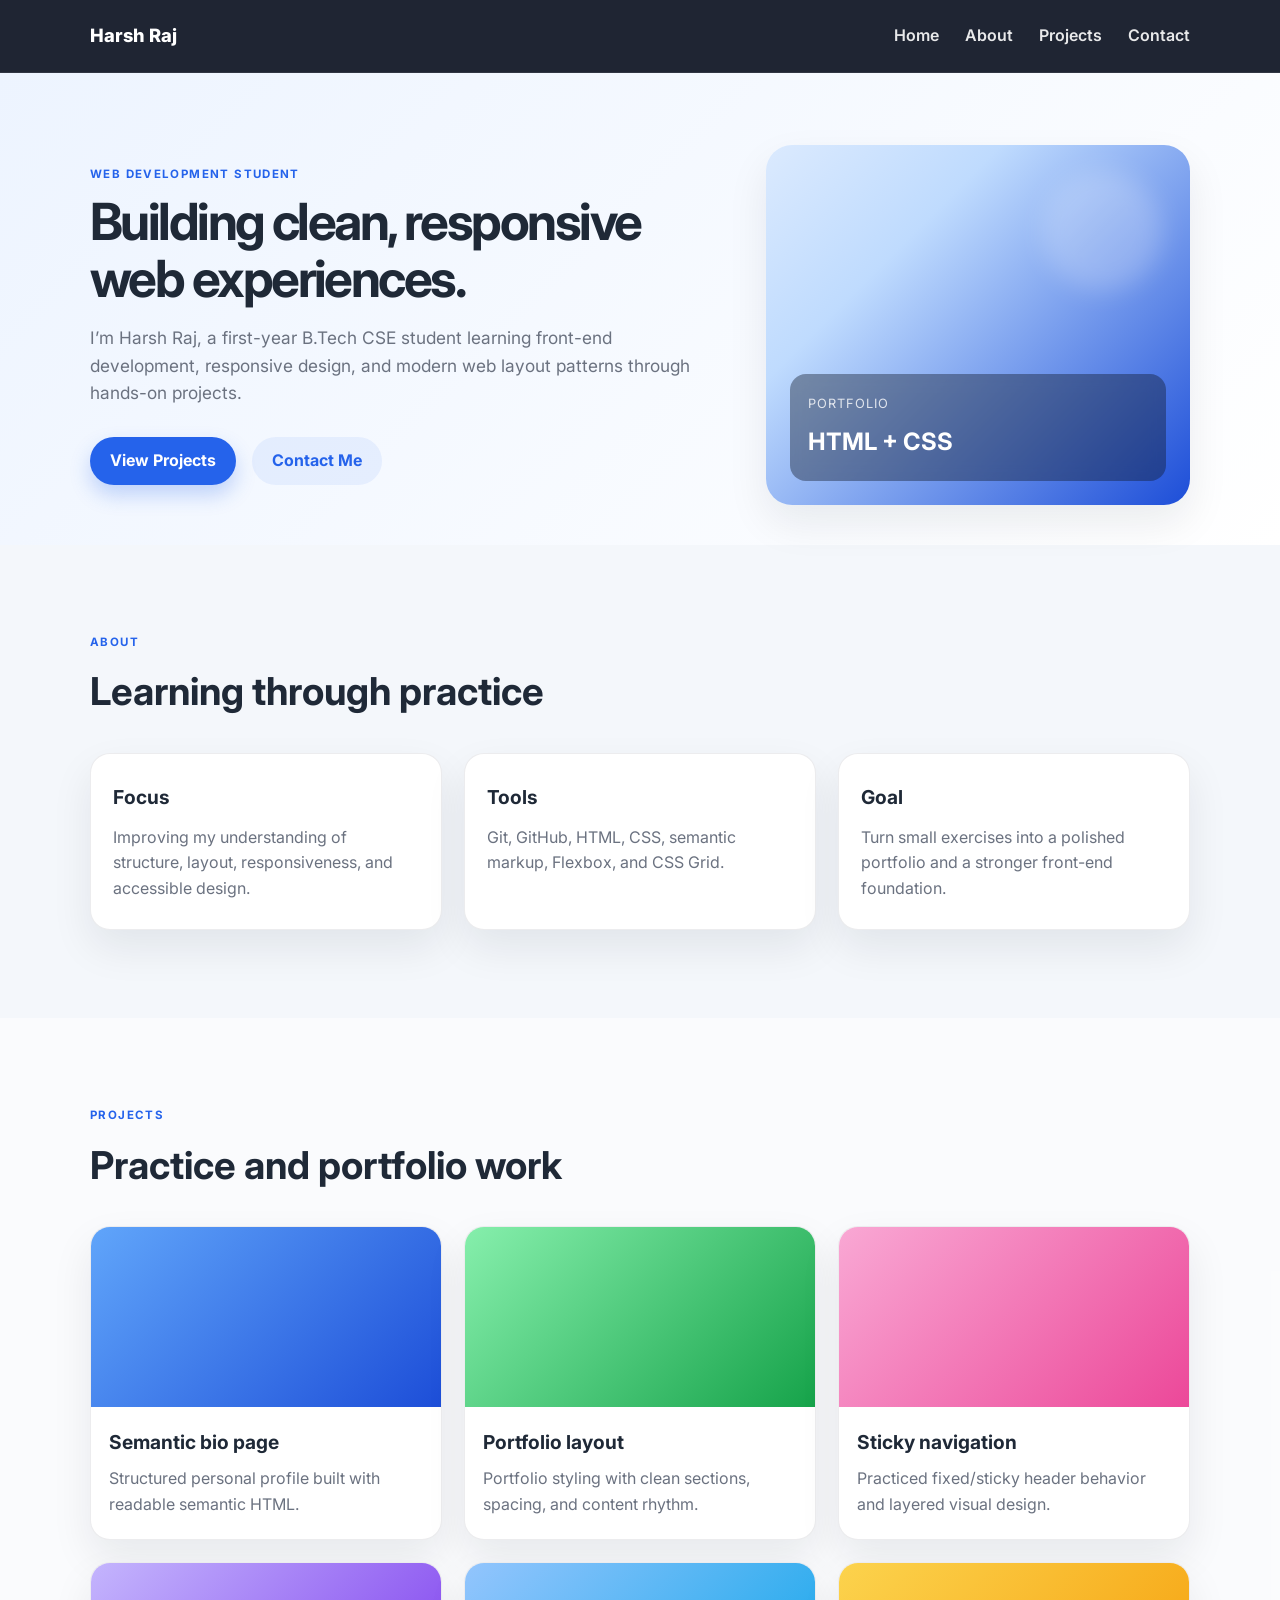
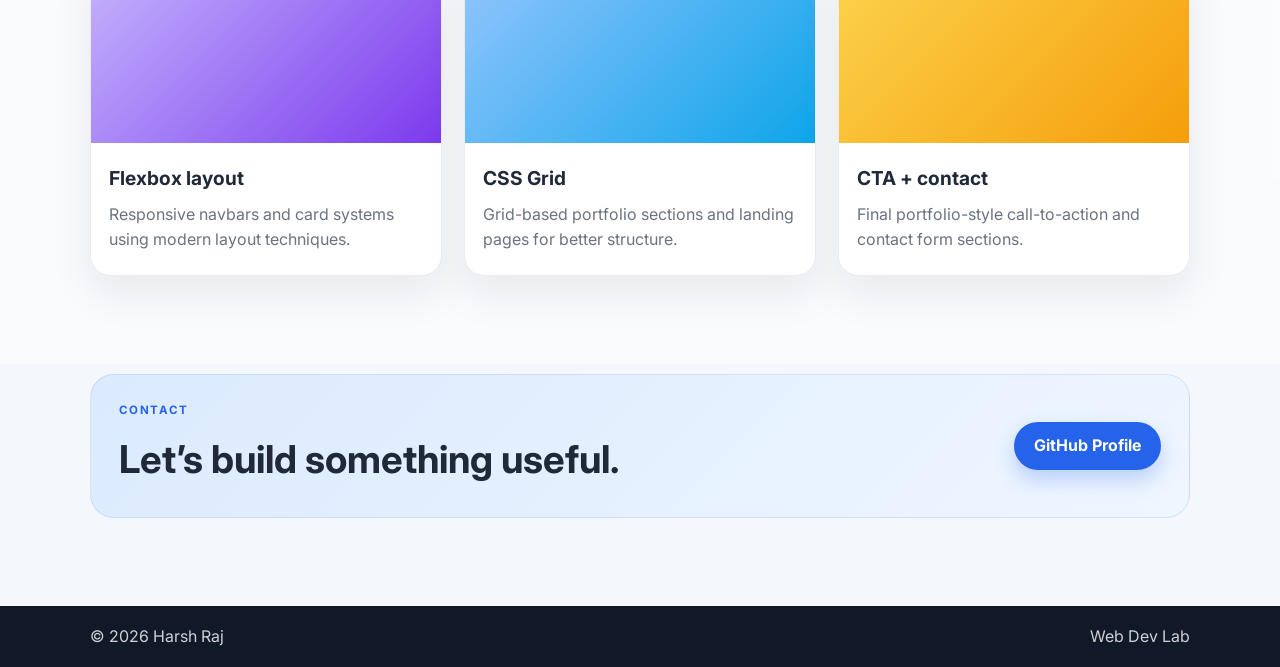
<file: index.html>
<!DOCTYPE html>
<html lang="en">
<head>
  <meta charset="UTF-8">
  <meta name="viewport" content="width=device-width, initial-scale=1.0">
  <title>Harsh Raj | Web Dev Lab</title>
  <meta name="description" content="Portfolio and practice projects for HTML and CSS learning." />
  <link rel="preconnect" href="https://fonts.googleapis.com">
  <link rel="preconnect" href="https://fonts.gstatic.com" crossorigin>
  <link href="https://fonts.googleapis.com/css2?family=Inter:wght@400;500;600;700;800&display=swap" rel="stylesheet">
  <link rel="stylesheet" href="style.css">
</head>
<body>
  <header class="site-header">
    <div class="container nav-bar">
      <div class="brand">Harsh Raj</div>
      <nav class="nav" aria-label="Main navigation">
        <a href="#home">Home</a>
        <a href="#about">About</a>
        <a href="#projects">Projects</a>
        <a href="#contact">Contact</a>
      </nav>
    </div>
  </header>

  <main>
    <section id="home" class="hero">
      <div class="container hero-grid">
        <div class="hero-copy">
          <p class="eyebrow">Web Development Student</p>
          <h1>Building clean, responsive web experiences.</h1>
          <p class="intro">
            I’m Harsh Raj, a first-year B.Tech CSE student learning front-end development,
            responsive design, and modern web layout patterns through hands-on projects.
          </p>
          <div class="hero-actions">
            <a href="#projects" class="btn btn-primary">View Projects</a>
            <a href="#contact" class="btn btn-secondary">Contact Me</a>
          </div>
        </div>

        <div class="hero-card" aria-label="Portfolio preview card">
          <div class="card-glow"></div>
          <div class="mini-panel">
            <span>Portfolio</span>
            <strong>HTML + CSS</strong>
          </div>
        </div>
      </div>
    </section>

    <section id="about" class="section">
      <div class="container">
        <div class="section-heading">
          <p class="eyebrow">About</p>
          <h2>Learning through practice</h2>
        </div>

        <div class="about-grid">
          <div class="about-card">
            <h3>Focus</h3>
            <p>Improving my understanding of structure, layout, responsiveness, and accessible design.</p>
          </div>
          <div class="about-card">
            <h3>Tools</h3>
            <p>Git, GitHub, HTML, CSS, semantic markup, Flexbox, and CSS Grid.</p>
          </div>
          <div class="about-card">
            <h3>Goal</h3>
            <p>Turn small exercises into a polished portfolio and a stronger front-end foundation.</p>
          </div>
        </div>
      </div>
    </section>

    <section id="projects" class="section section-alt">
      <div class="container">
        <div class="section-heading">
          <p class="eyebrow">Projects</p>
          <h2>Practice and portfolio work</h2>
        </div>

        <div class="project-grid">
          <article class="project-card">
            <div class="project-visual visual-one"></div>
            <div class="project-copy">
              <h3>Semantic bio page</h3>
              <p>Structured personal profile built with readable semantic HTML.</p>
            </div>
          </article>

          <article class="project-card">
            <div class="project-visual visual-two"></div>
            <div class="project-copy">
              <h3>Portfolio layout</h3>
              <p>Portfolio styling with clean sections, spacing, and content rhythm.</p>
            </div>
          </article>

          <article class="project-card">
            <div class="project-visual visual-three"></div>
            <div class="project-copy">
              <h3>Sticky navigation</h3>
              <p>Practiced fixed/sticky header behavior and layered visual design.</p>
            </div>
          </article>

          <article class="project-card">
            <div class="project-visual visual-four"></div>
            <div class="project-copy">
              <h3>Flexbox layout</h3>
              <p>Responsive navbars and card systems using modern layout techniques.</p>
            </div>
          </article>

          <article class="project-card">
            <div class="project-visual visual-five"></div>
            <div class="project-copy">
              <h3>CSS Grid</h3>
              <p>Grid-based portfolio sections and landing pages for better structure.</p>
            </div>
          </article>

          <article class="project-card">
            <div class="project-visual visual-six"></div>
            <div class="project-copy">
              <h3>CTA + contact</h3>
              <p>Final portfolio-style call-to-action and contact form sections.</p>
            </div>
          </article>
        </div>
      </div>
    </section>

    <section id="contact" class="section contact-section">
      <div class="container contact-box">
        <div>
          <p class="eyebrow">Contact</p>
          <h2>Let’s build something useful.</h2>
        </div>

        <a href="https://github.com/harshrajsingh9693" target="_blank" rel="noreferrer" class="btn btn-primary">
          GitHub Profile
        </a>
      </div>
    </section>
  </main>

  <footer class="site-footer">
    <div class="container footer-inner">
      <p>© 2026 Harsh Raj</p>
      <p>Web Dev Lab</p>
    </div>
  </footer>
</body>
</html>
</file>
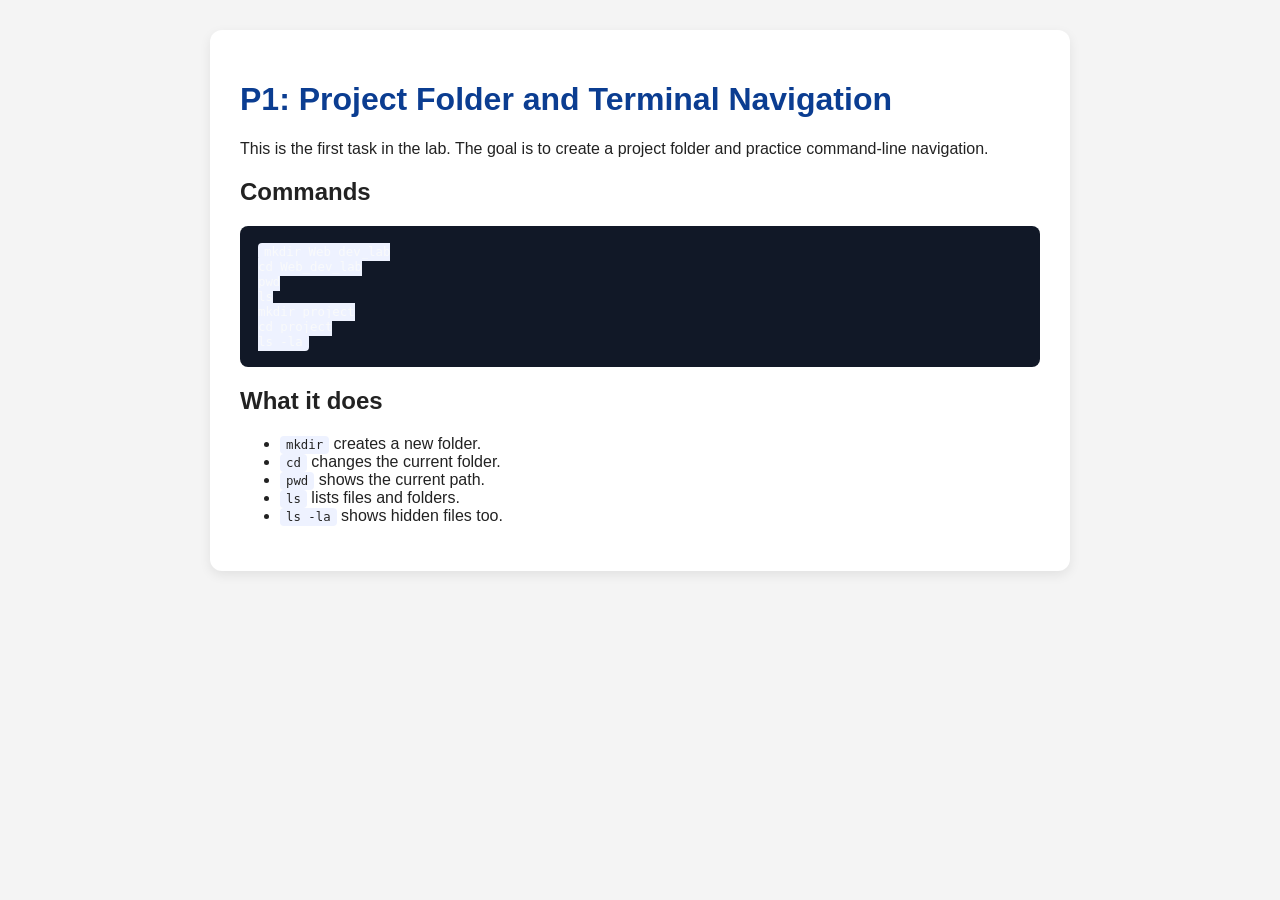
<file: Module 1: Terminal, Git & GitHub/index.html>
<!DOCTYPE html>
<html lang="en">
<head>
  <meta charset="UTF-8">
  <meta name="viewport" content="width=device-width, initial-scale=1.0">
  <title>P1 - Project Folder and Terminal Navigation</title>
  <style>
    body {
      margin: 0;
      font-family: Arial, sans-serif;
      background: #f4f4f4;
      color: #222;
      padding: 30px;
    }
    .container {
      max-width: 800px;
      margin: 0 auto;
      background: white;
      padding: 30px;
      border-radius: 12px;
      box-shadow: 0 4px 12px rgba(0,0,0,0.08);
    }
    h1 {
      color: #0b3d91;
    }
    code {
      background: #eef2ff;
      padding: 2px 6px;
      border-radius: 4px;
      font-size: 0.95em;
    }
    pre {
      background: #111827;
      color: #f9fafb;
      padding: 18px;
      border-radius: 8px;
      overflow-x: auto;
    }
  </style>
</head>
<body>
  <div class="container">
    <h1>P1: Project Folder and Terminal Navigation</h1>
    <p>This is the first task in the lab. The goal is to create a project folder and practice command-line navigation.</p>

    <h2>Commands</h2>
    <pre><code>mkdir Web_dev_lab
cd Web_dev_lab
pwd
ls
mkdir project
cd project
ls -la</code></pre>

    <h2>What it does</h2>
    <ul>
      <li><code>mkdir</code> creates a new folder.</li>
      <li><code>cd</code> changes the current folder.</li>
      <li><code>pwd</code> shows the current path.</li>
      <li><code>ls</code> lists files and folders.</li>
      <li><code>ls -la</code> shows hidden files too.</li>
    </ul>
  </div>
</body>
</html>
</file>
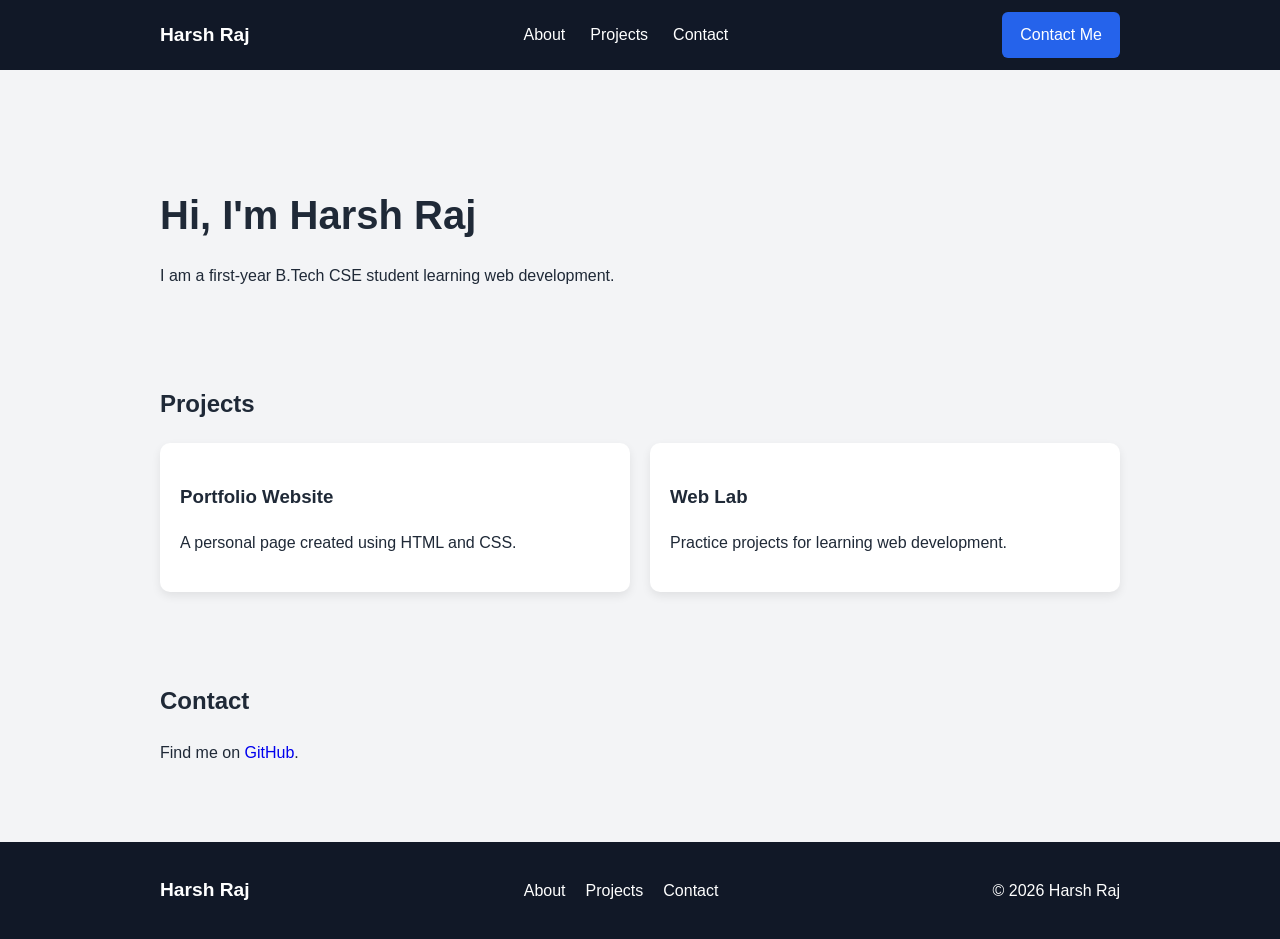
<file: Module 2: HTML & CSS foundations/P10: Advanced Flexbox header and footer/index.html>
<!DOCTYPE html>
<html lang="en">
<head>
  <meta charset="UTF-8">
  <meta name="viewport" content="width=device-width, initial-scale=1.0">
  <title>Harsh Raj | Portfolio</title>
  <link rel="stylesheet" href="style.css">
</head>
<body>
  <header class="header">
    <div class="container nav">
      <a class="brand" href="#home">Harsh Raj</a>

      <nav class="nav-links" aria-label="Main navigation">
        <a href="#about">About</a>
        <a href="#projects">Projects</a>
        <a href="#contact">Contact</a>
      </nav>

      <a class="btn" href="#contact">Contact Me</a>
    </div>
  </header>

  <main class="container" id="home">
    <section id="about" class="hero">
      <h1>Hi, I'm Harsh Raj</h1>
      <p>I am a first-year B.Tech CSE student learning web development.</p>
    </section>

    <section id="projects" class="projects">
      <h2>Projects</h2>
      <div class="project-list">
        <article class="card">
          <h3>Portfolio Website</h3>
          <p>A personal page created using HTML and CSS.</p>
        </article>
        <article class="card">
          <h3>Web Lab</h3>
          <p>Practice projects for learning web development.</p>
        </article>
      </div>
    </section>

    <section id="contact" class="contact">
      <h2>Contact</h2>
      <p>Find me on <a href="https://github.com/harshrajsingh9693">GitHub</a>.</p>
    </section>
  </main>

  <footer class="footer">
    <div class="container footer-inner">
      <a class="brand" href="#home">Harsh Raj</a>
      <nav class="footer-links" aria-label="Footer navigation">
        <a href="#about">About</a>
        <a href="#projects">Projects</a>
        <a href="#contact">Contact</a>
      </nav>
      <p>© 2026 Harsh Raj</p>
    </div>
  </footer>
</body>
</html>
</file>
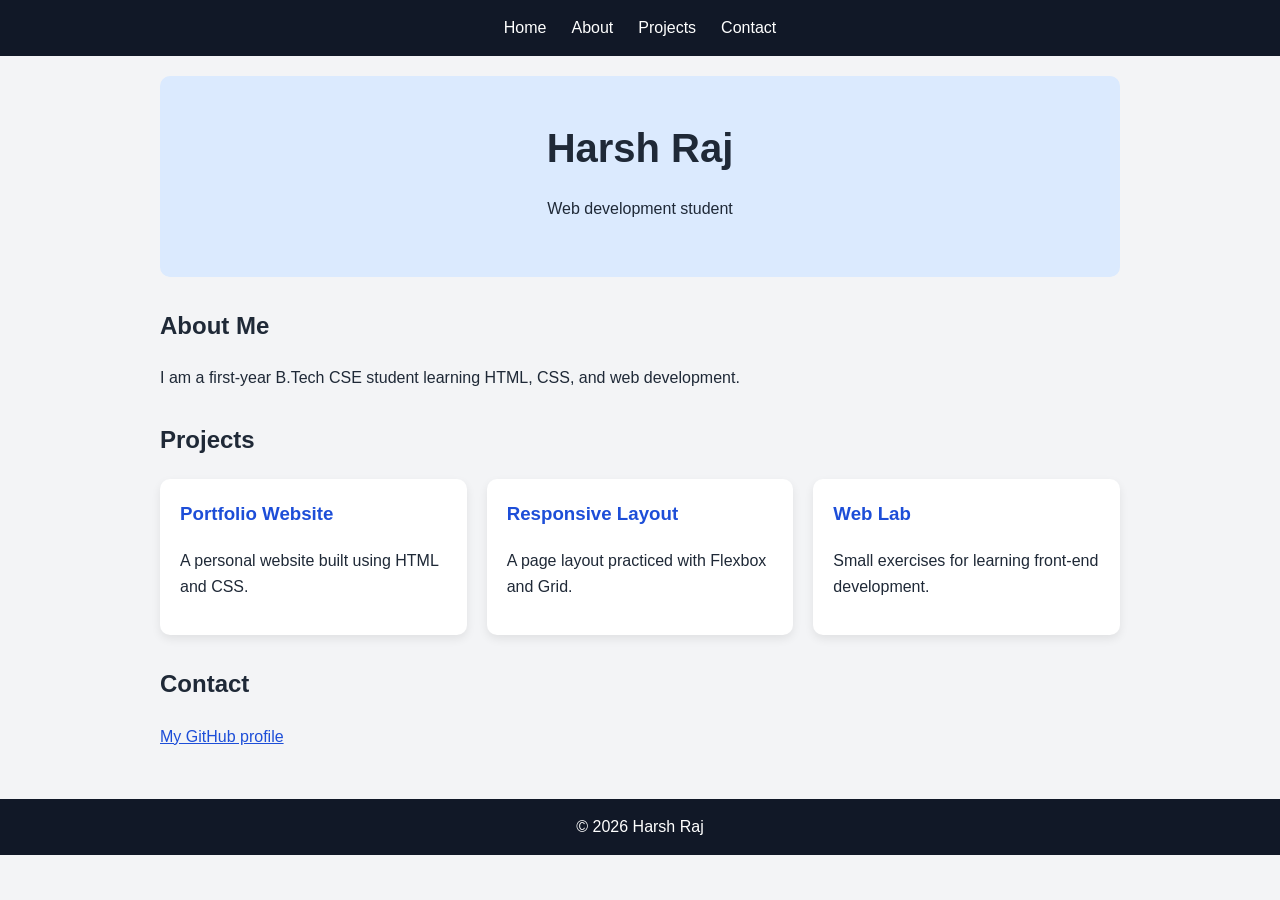
<file: Module 2: HTML & CSS foundations/P11: CSS Grid portfolio/index.html>
<!DOCTYPE html>
<html lang="en">
<head>
  <meta charset="UTF-8">
  <meta name="viewport" content="width=device-width, initial-scale=1.0">
  <title>P11 - CSS Grid Portfolio</title>
  <link rel="stylesheet" href="style.css">
</head>
<body>
  <header class="header">
    <nav class="nav" aria-label="Main navigation">
      <a href="#home">Home</a>
      <a href="#about">About</a>
      <a href="#projects">Projects</a>
      <a href="#contact">Contact</a>
    </nav>
  </header>

  <main class="container">
    <section id="home" class="hero">
      <h1>Harsh Raj</h1>
      <p>Web development student</p>
    </section>

    <section id="about" class="about">
      <h2>About Me</h2>
      <p>I am a first-year B.Tech CSE student learning HTML, CSS, and web development.</p>
    </section>

    <section id="projects" class="projects">
      <h2>Projects</h2>
      <div class="grid">
        <article class="card">
          <h3>Portfolio Website</h3>
          <p>A personal website built using HTML and CSS.</p>
        </article>
        <article class="card">
          <h3>Responsive Layout</h3>
          <p>A page layout practiced with Flexbox and Grid.</p>
        </article>
        <article class="card">
          <h3>Web Lab</h3>
          <p>Small exercises for learning front-end development.</p>
        </article>
      </div>
    </section>

    <section id="contact" class="contact">
      <h2>Contact</h2>
      <p><a href="https://github.com/harshrajsingh9693">My GitHub profile</a></p>
    </section>
  </main>

  <footer class="footer">
    <p>© 2026 Harsh Raj</p>
  </footer>
</body>
</html>
</file>
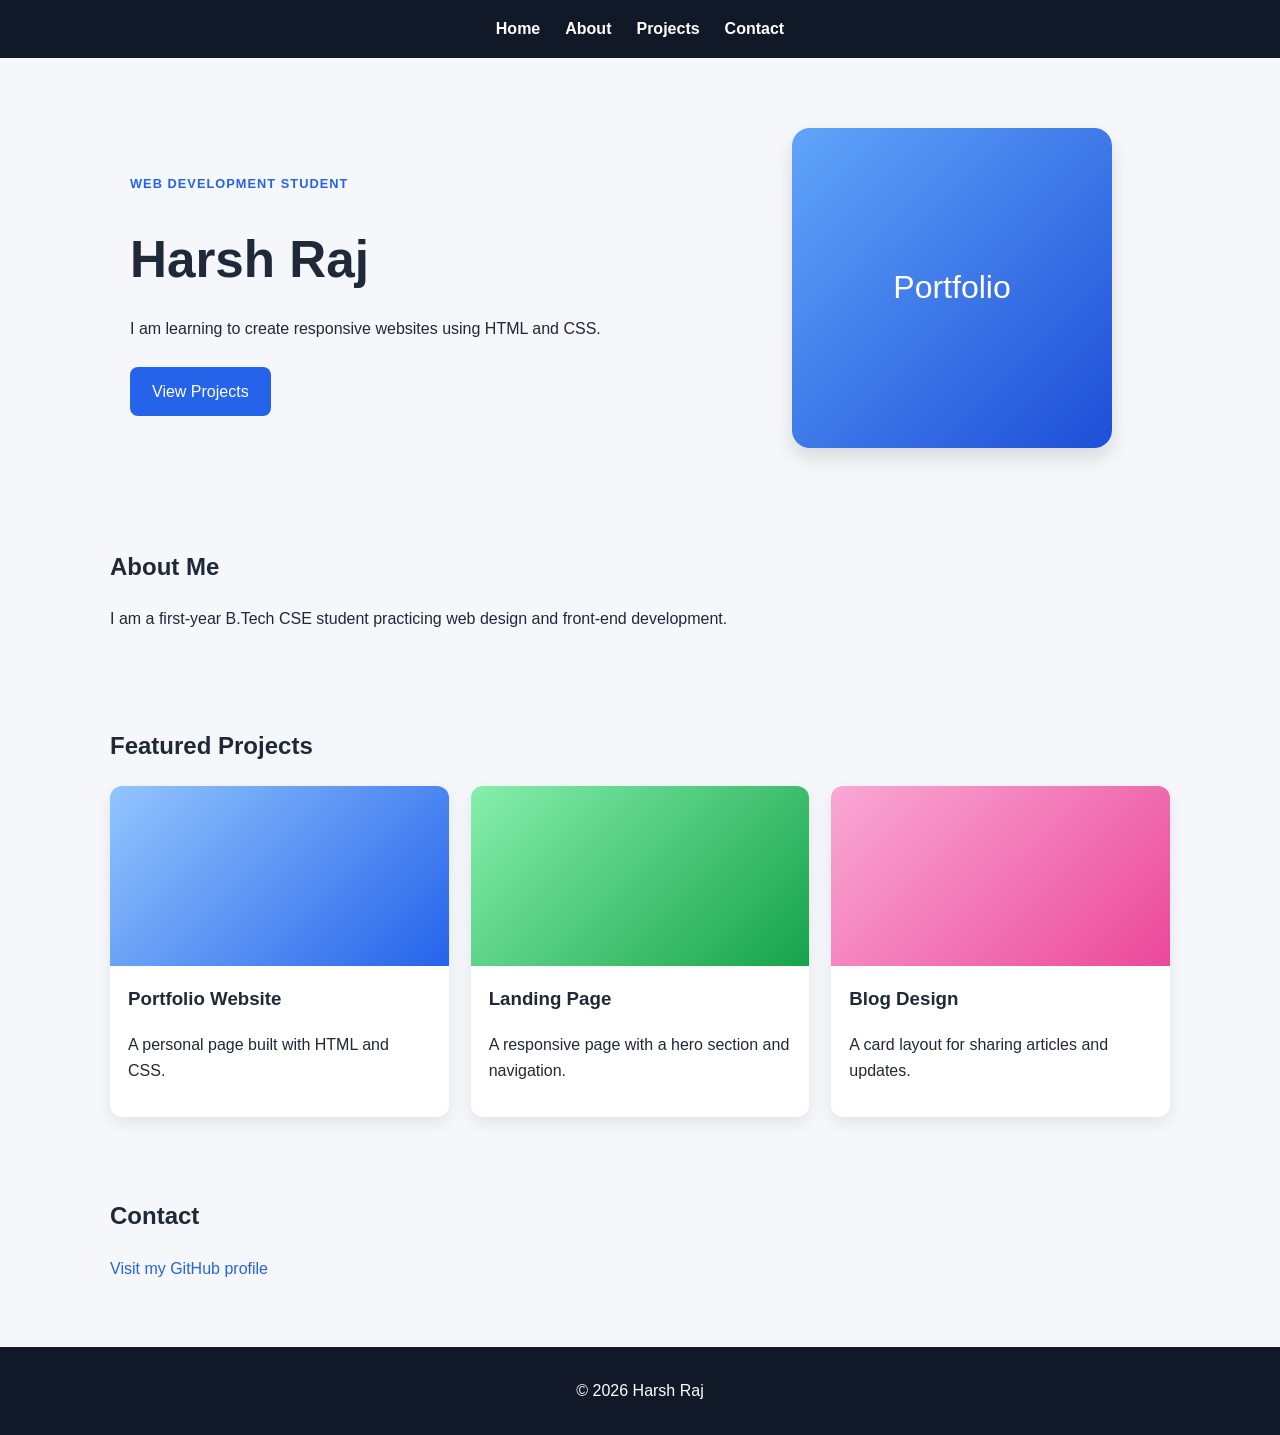
<file: Module 2: HTML & CSS foundations/P12: CSS Grid landing page/index.html>
<!DOCTYPE html>
<html lang="en">
<head>
  <meta charset="UTF-8">
  <meta name="viewport" content="width=device-width, initial-scale=1.0">
  <title>P12 - CSS Grid Landing Page</title>
  <link rel="stylesheet" href="style.css">
</head>
<body>
  <header class="header">
    <nav class="nav" aria-label="Main navigation">
      <a href="#home">Home</a>
      <a href="#about">About</a>
      <a href="#projects">Projects</a>
      <a href="#contact">Contact</a>
    </nav>
  </header>

  <main>
    <section id="home" class="hero">
      <div class="hero-text">
        <p class="tag">Web Development Student</p>
        <h1>Harsh Raj</h1>
        <p>I am learning to create responsive websites using HTML and CSS.</p>
        <a href="#projects" class="btn">View Projects</a>
      </div>
      <div class="hero-image" role="img" aria-label="Blue gradient portfolio illustration">
        <div class="profile-box">Portfolio</div>
      </div>
    </section>

    <section id="about" class="about">
      <h2>About Me</h2>
      <p>I am a first-year B.Tech CSE student practicing web design and front-end development.</p>
    </section>

    <section id="projects" class="projects">
      <h2>Featured Projects</h2>
      <div class="grid">
        <article class="card">
          <div class="card-image image-one" role="img" aria-label="Blue project background"></div>
          <div class="card-content">
            <h3>Portfolio Website</h3>
            <p>A personal page built with HTML and CSS.</p>
          </div>
        </article>
        <article class="card">
          <div class="card-image image-two" role="img" aria-label="Green project background"></div>
          <div class="card-content">
            <h3>Landing Page</h3>
            <p>A responsive page with a hero section and navigation.</p>
          </div>
        </article>
        <article class="card">
          <div class="card-image image-three" role="img" aria-label="Pink project background"></div>
          <div class="card-content">
            <h3>Blog Design</h3>
            <p>A card layout for sharing articles and updates.</p>
          </div>
        </article>
      </div>
    </section>

    <section id="contact" class="contact">
      <h2>Contact</h2>
      <p><a href="https://github.com/harshrajsingh9693">Visit my GitHub profile</a></p>
    </section>
  </main>

  <footer class="footer">
    <p>© 2026 Harsh Raj</p>
  </footer>
</body>
</html>
</file>
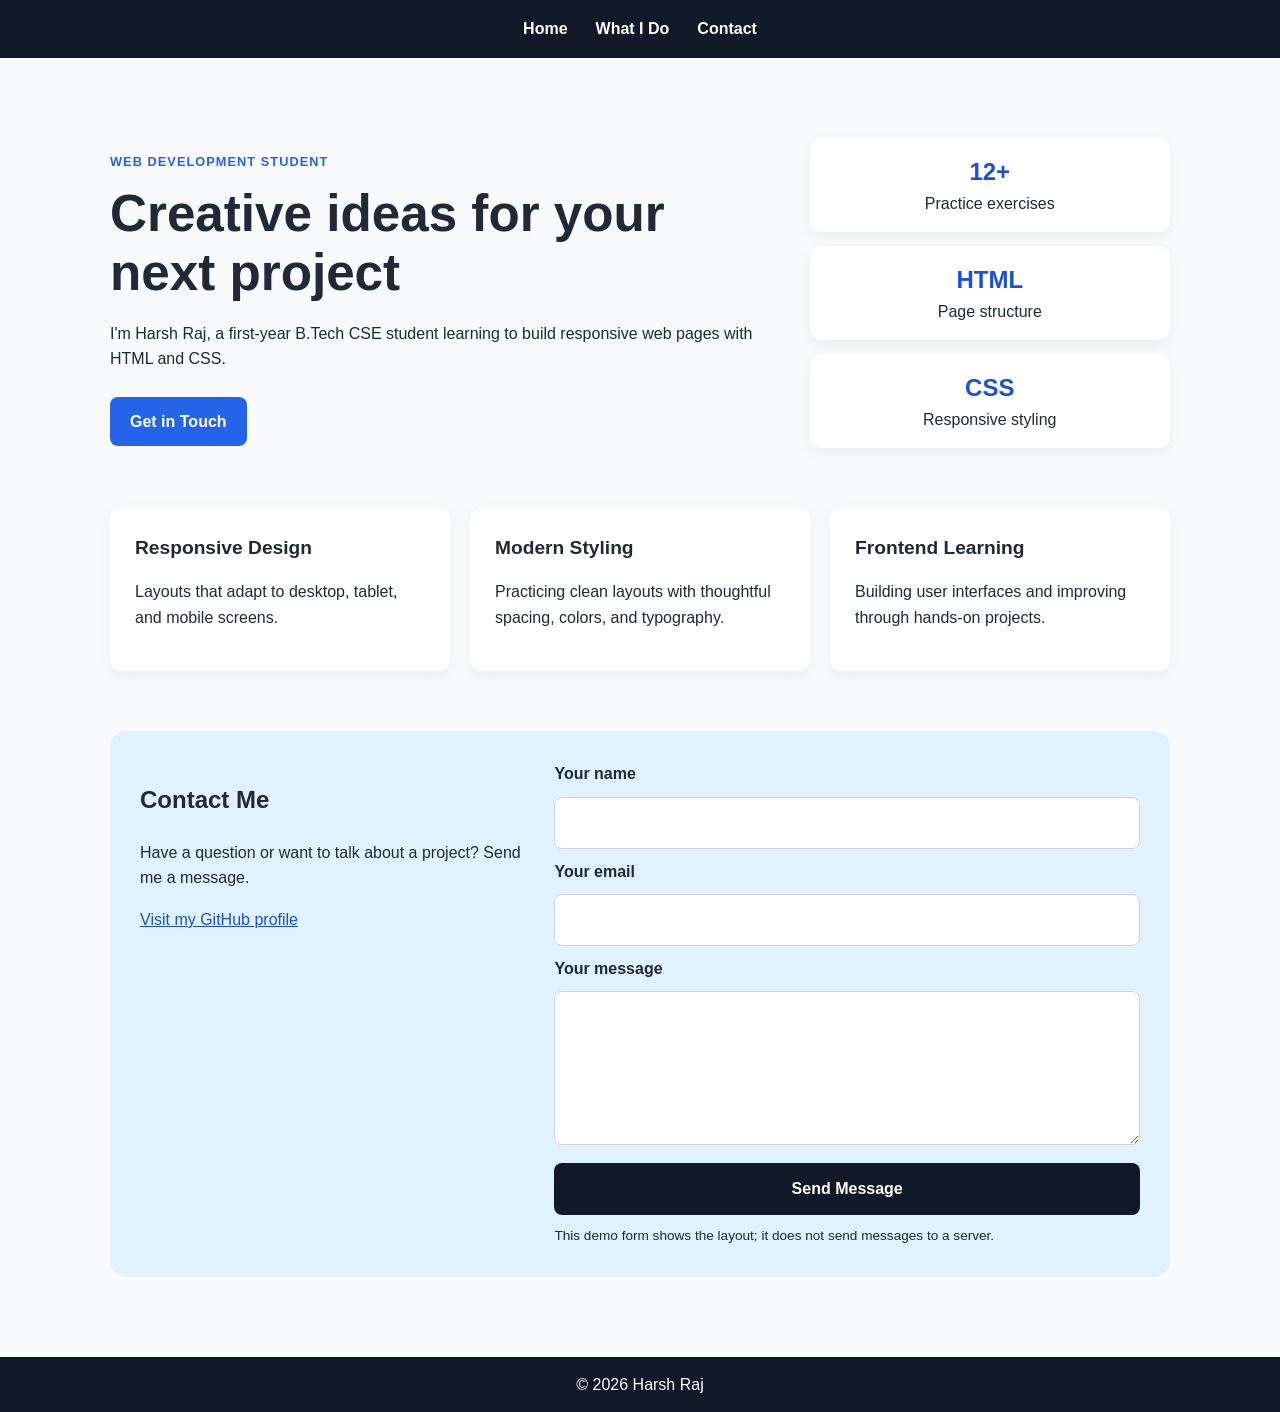
<file: Module 2: HTML & CSS foundations/P13: Contact and CTA section/index.html>
<!DOCTYPE html>
<html lang="en">
<head>
  <meta charset="UTF-8">
  <meta name="viewport" content="width=device-width, initial-scale=1.0">
  <title>P13 - Contact and Call to Action</title>
  <link rel="stylesheet" href="style.css">
</head>
<body>
  <header class="header">
    <nav class="nav" aria-label="Main navigation">
      <a href="#home">Home</a>
      <a href="#features">What I Do</a>
      <a href="#contact">Contact</a>
    </nav>
  </header>

  <main class="container">
    <section id="home" class="hero">
      <div class="hero-text">
        <p class="tag">Web Development Student</p>
        <h1>Creative ideas for your next project</h1>
        <p>I'm Harsh Raj, a first-year B.Tech CSE student learning to build responsive web pages with HTML and CSS.</p>
        <a href="#contact" class="btn">Get in Touch</a>
      </div>
      <div class="stats" aria-label="Learning highlights">
        <article class="stat">
          <h2>12+</h2>
          <p>Practice exercises</p>
        </article>
        <article class="stat">
          <h2>HTML</h2>
          <p>Page structure</p>
        </article>
        <article class="stat">
          <h2>CSS</h2>
          <p>Responsive styling</p>
        </article>
      </div>
    </section>

    <section id="features" class="features" aria-label="Areas of focus">
      <article class="feature-card">
        <h2>Responsive Design</h2>
        <p>Layouts that adapt to desktop, tablet, and mobile screens.</p>
      </article>
      <article class="feature-card">
        <h2>Modern Styling</h2>
        <p>Practicing clean layouts with thoughtful spacing, colors, and typography.</p>
      </article>
      <article class="feature-card">
        <h2>Frontend Learning</h2>
        <p>Building user interfaces and improving through hands-on projects.</p>
      </article>
    </section>

    <section id="contact" class="contact">
      <div class="contact-text">
        <h2>Contact Me</h2>
        <p>Have a question or want to talk about a project? Send me a message.</p>
        <p><a href="https://github.com/harshrajsingh9693">Visit my GitHub profile</a></p>
      </div>

      <form class="contact-form" action="#" method="get">
        <label for="name">Your name</label>
        <input id="name" name="name" type="text" autocomplete="name" required>

        <label for="email">Your email</label>
        <input id="email" name="email" type="email" autocomplete="email" required>

        <label for="message">Your message</label>
        <textarea id="message" name="message" rows="5" required></textarea>

        <button type="submit">Send Message</button>
        <p class="form-note">This demo form shows the layout; it does not send messages to a server.</p>
      </form>
    </section>
  </main>

  <footer class="footer">
    <p>© 2026 Harsh Raj</p>
  </footer>
</body>
</html>
</file>
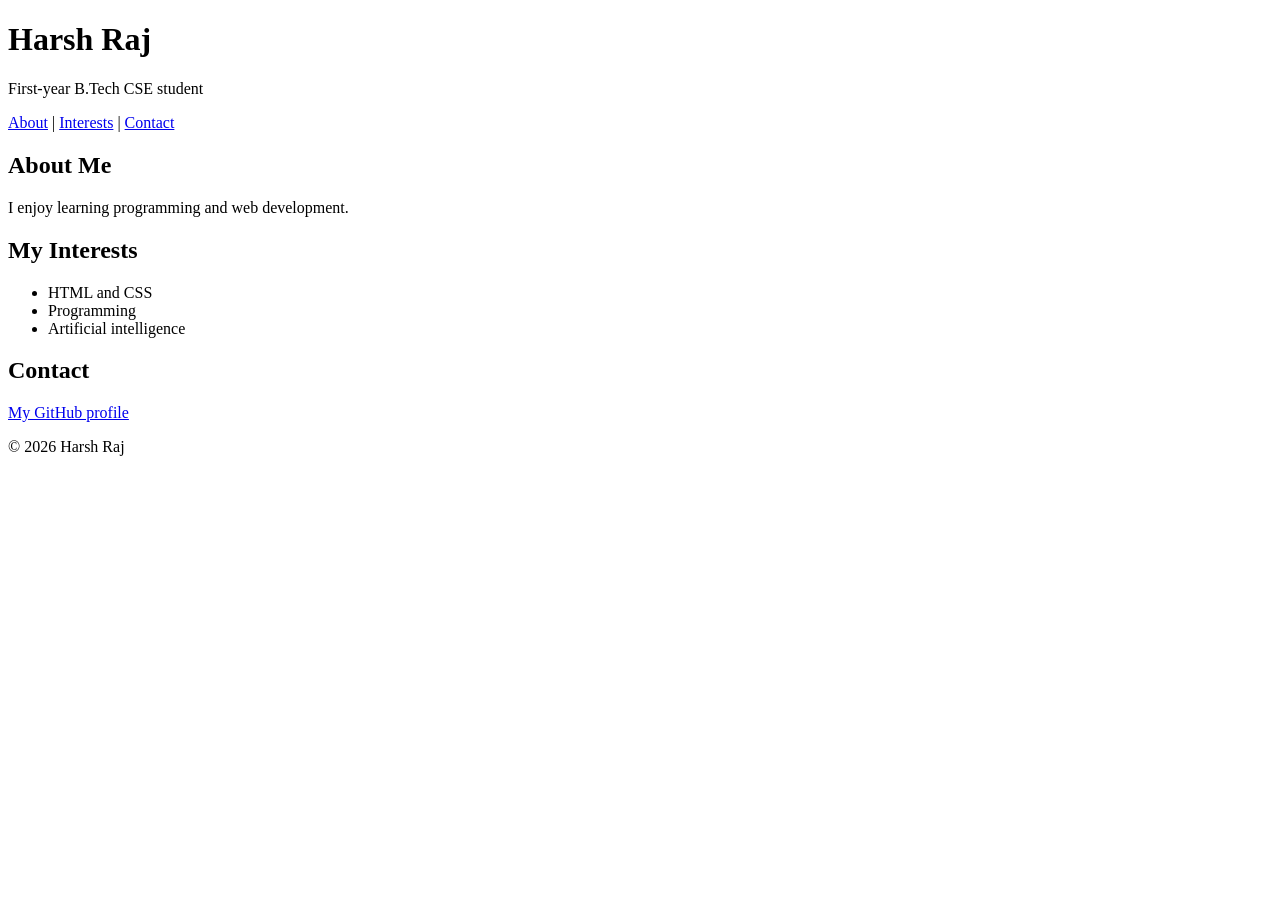
<file: Module 2: HTML & CSS foundations/P5: Semantic bio page/index.html>
<!DOCTYPE html>
<html lang="en">
<head>
  <meta charset="UTF-8">
  <meta name="viewport" content="width=device-width, initial-scale=1.0">
  <title>Harsh Raj - Bio</title>
</head>
<body>
  <header>
    <h1>Harsh Raj</h1>
    <p>First-year B.Tech CSE student</p>
  </header>

  <nav aria-label="Main navigation">
    <a href="#about">About</a> |
    <a href="#interests">Interests</a> |
    <a href="#contact">Contact</a>
  </nav>

  <main>
    <section id="about">
      <h2>About Me</h2>
      <p>I enjoy learning programming and web development.</p>
    </section>

    <section id="interests">
      <h2>My Interests</h2>
      <ul>
        <li>HTML and CSS</li>
        <li>Programming</li>
        <li>Artificial intelligence</li>
      </ul>
    </section>

    <section id="contact">
      <h2>Contact</h2>
      <p><a href="https://github.com/harshrajsingh9693">My GitHub profile</a></p>
    </section>
  </main>

  <footer>
    <p>© 2026 Harsh Raj</p>
  </footer>
</body>
</html>
</file>
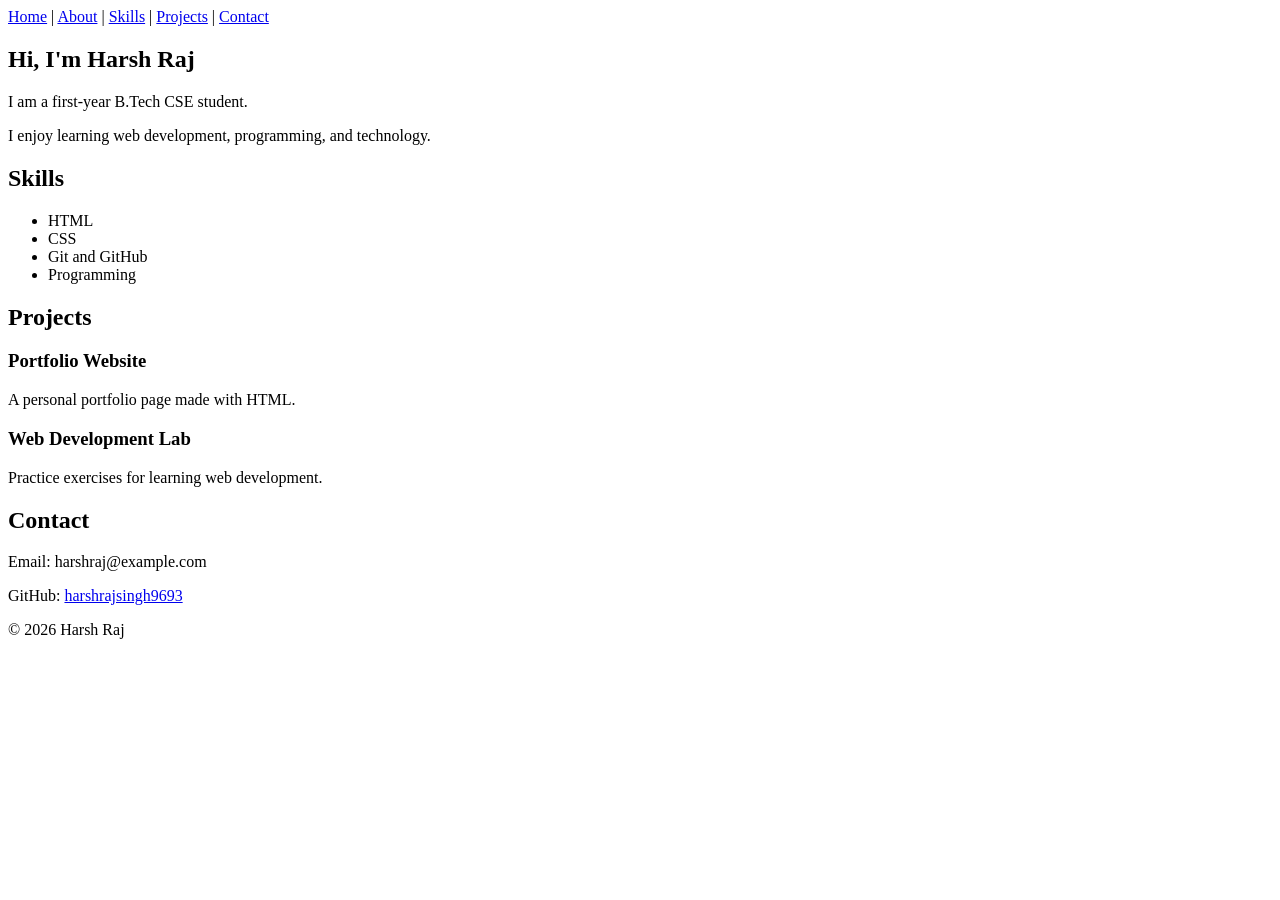
<file: Module 2: HTML & CSS foundations/P6: Full portfolio page/index.html>
<!DOCTYPE html>
<html lang="en">
<head>
  <meta charset="UTF-8">
  <meta name="viewport" content="width=device-width, initial-scale=1.0">
  <title>Harsh Raj | Portfolio</title>
</head>
<body>
  <header>
    <nav aria-label="Main navigation">
      <a href="#home">Home</a> |
      <a href="#about">About</a> |
      <a href="#skills">Skills</a> |
      <a href="#projects">Projects</a> |
      <a href="#contact">Contact</a>
    </nav>
  </header>

  <main id="home">
    <section id="about">
      <h1>Hi, I'm Harsh Raj</h1>
      <p>I am a first-year B.Tech CSE student.</p>
      <p>I enjoy learning web development, programming, and technology.</p>
    </section>

    <section id="skills">
      <h2>Skills</h2>
      <ul>
        <li>HTML</li>
        <li>CSS</li>
        <li>Git and GitHub</li>
        <li>Programming</li>
      </ul>
    </section>

    <section id="projects">
      <h2>Projects</h2>
      <article>
        <h3>Portfolio Website</h3>
        <p>A personal portfolio page made with HTML.</p>
      </article>
      <article>
        <h3>Web Development Lab</h3>
        <p>Practice exercises for learning web development.</p>
      </article>
    </section>

    <section id="contact">
      <h2>Contact</h2>
      <p>Email: harshraj@example.com</p>
      <p>GitHub: <a href="https://github.com/harshrajsingh9693">harshrajsingh9693</a></p>
    </section>
  </main>

  <footer>
    <p>© 2026 Harsh Raj</p>
  </footer>
</body>
</html>
</file>
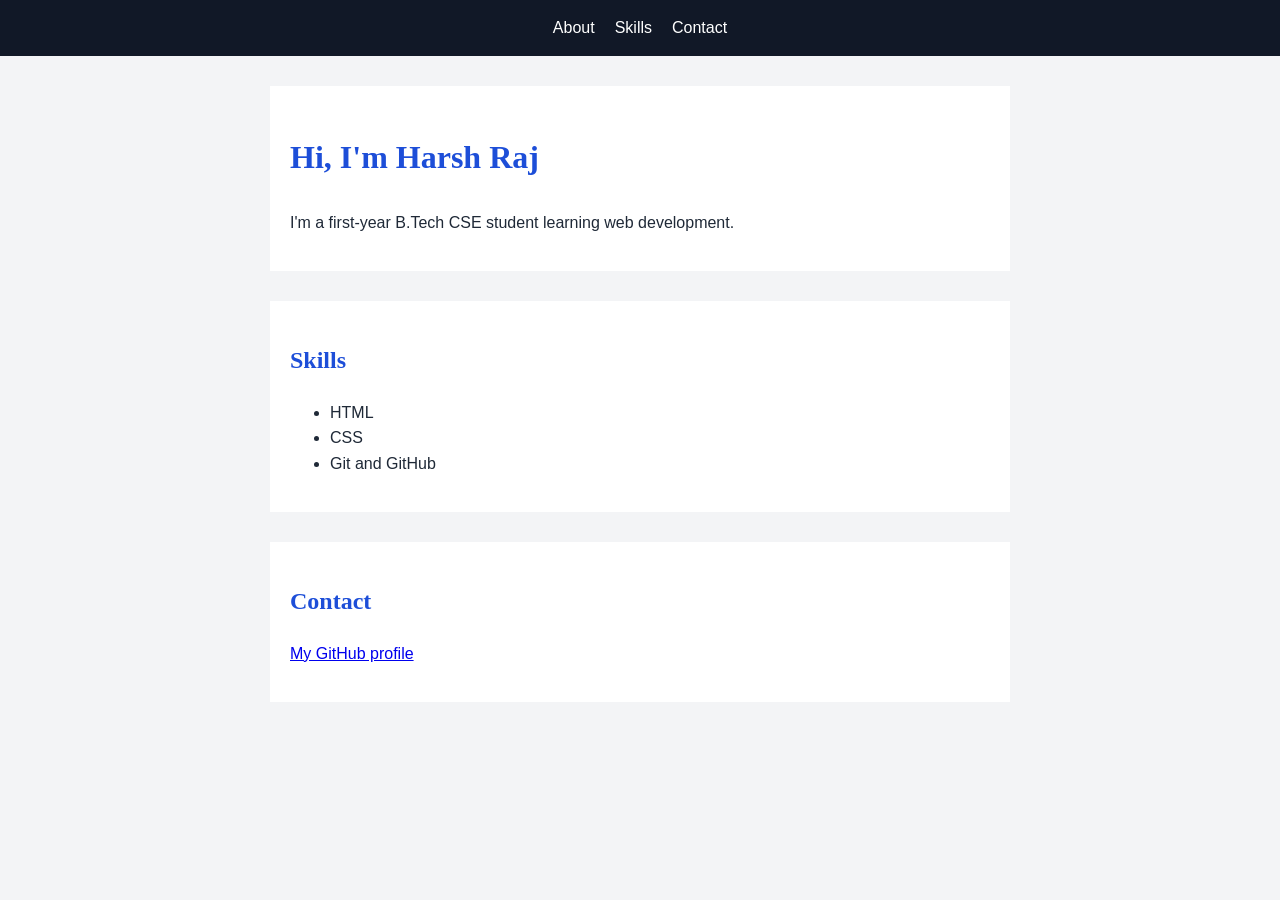
<file: Module 2: HTML & CSS foundations/P7: Design tokens and typography system/index.html>
<!DOCTYPE html>
<html lang="en">
<head>
  <meta charset="UTF-8">
  <meta name="viewport" content="width=device-width, initial-scale=1.0">
  <title>P7 - Simple Portfolio Styles</title>
  <link rel="stylesheet" href="style.css">
</head>
<body>
  <header>
    <nav aria-label="Main navigation">
      <a href="#about">About</a>
      <a href="#skills">Skills</a>
      <a href="#contact">Contact</a>
    </nav>
  </header>

  <main>
    <section id="about">
      <h1>Hi, I'm Harsh Raj</h1>
      <p>I'm a first-year B.Tech CSE student learning web development.</p>
    </section>

    <section id="skills">
      <h2>Skills</h2>
      <ul>
        <li>HTML</li>
        <li>CSS</li>
        <li>Git and GitHub</li>
      </ul>
    </section>

    <section id="contact">
      <h2>Contact</h2>
      <p><a href="https://github.com/harshrajsingh9693">My GitHub profile</a></p>
    </section>
  </main>
</body>
</html>
</file>
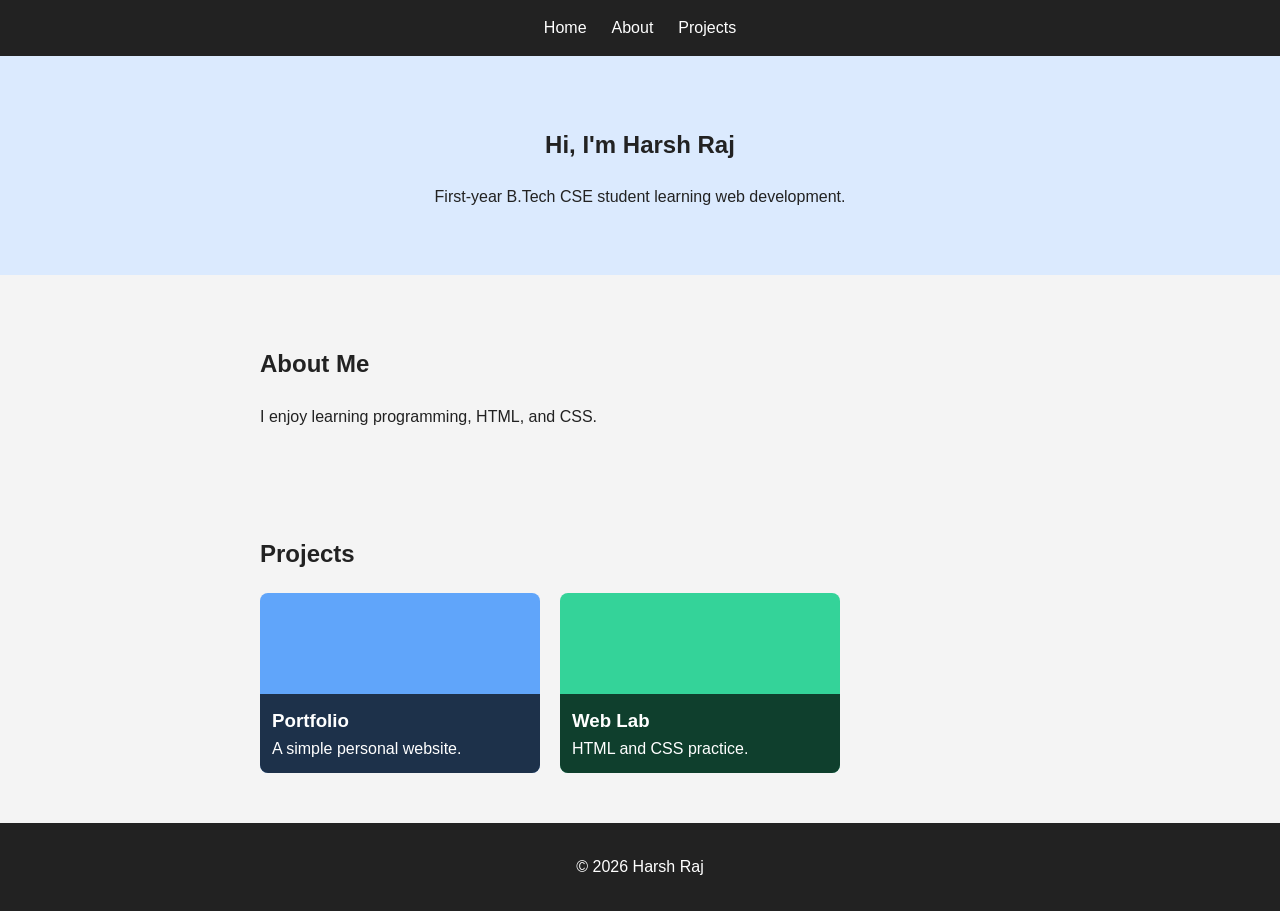
<file: Module 2: HTML & CSS foundations/P8: Sticky navbar and card overlay/index.html>
<!DOCTYPE html>
<html lang="en">
<head>
  <meta charset="UTF-8">
  <meta name="viewport" content="width=device-width, initial-scale=1.0">
  <title>P8 - Sticky Navbar and Project Cards</title>
  <link rel="stylesheet" href="style.css">
</head>
<body>
  <header class="header">
    <nav class="nav" aria-label="Main navigation">
      <a href="#home">Home</a>
      <a href="#about">About</a>
      <a href="#projects">Projects</a>
    </nav>
  </header>

  <main>
    <section id="home" class="hero">
      <h1>Hi, I'm Harsh Raj</h1>
      <p>First-year B.Tech CSE student learning web development.</p>
    </section>

    <section id="about" class="section">
      <h2>About Me</h2>
      <p>I enjoy learning programming, HTML, and CSS.</p>
    </section>

    <section id="projects" class="section">
      <h2>Projects</h2>
      <div class="cards">
        <article class="card">
          <div class="card-image image-one" role="img" aria-label="Blue abstract project background"></div>
          <div class="overlay">
            <h3>Portfolio</h3>
            <p>A simple personal website.</p>
          </div>
        </article>
        <article class="card">
          <div class="card-image image-two" role="img" aria-label="Green abstract project background"></div>
          <div class="overlay">
            <h3>Web Lab</h3>
            <p>HTML and CSS practice.</p>
          </div>
        </article>
      </div>
    </section>
  </main>

  <footer class="footer">
    <p>© 2026 Harsh Raj</p>
  </footer>
</body>
</html>
</file>
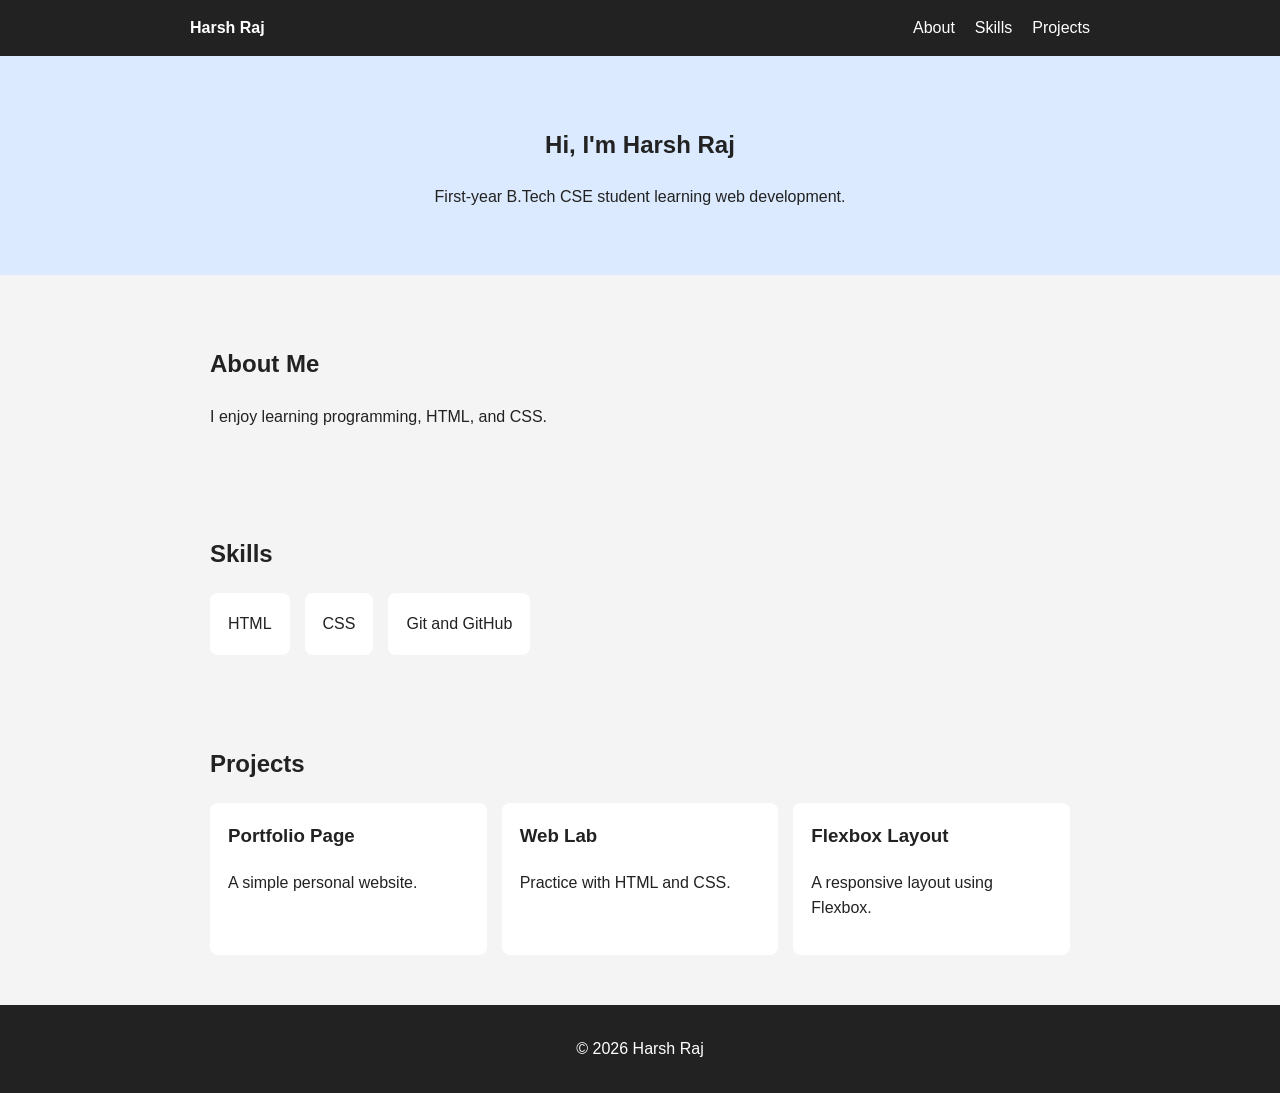
<file: Module 2: HTML & CSS foundations/P9: Responsive navbar and card grid/index.html>
<!DOCTYPE html>
<html lang="en">
<head>
  <meta charset="UTF-8">
  <meta name="viewport" content="width=device-width, initial-scale=1.0">
  <title>P9 - Responsive Flexbox Layout</title>
  <link rel="stylesheet" href="style.css">
</head>
<body>
  <header class="header">
    <nav class="nav" aria-label="Main navigation">
      <a class="logo" href="#home">Harsh Raj</a>
      <div class="nav-links">
        <a href="#about">About</a>
        <a href="#skills">Skills</a>
        <a href="#projects">Projects</a>
      </div>
    </nav>
  </header>

  <main>
    <section id="home" class="hero">
      <h1>Hi, I'm Harsh Raj</h1>
      <p>First-year B.Tech CSE student learning web development.</p>
    </section>

    <section id="about" class="section">
      <h2>About Me</h2>
      <p>I enjoy learning programming, HTML, and CSS.</p>
    </section>

    <section id="skills" class="section">
      <h2>Skills</h2>
      <div class="skill-list">
        <span>HTML</span>
        <span>CSS</span>
        <span>Git and GitHub</span>
      </div>
    </section>

    <section id="projects" class="section">
      <h2>Projects</h2>
      <div class="project-list">
        <article class="card">
          <h3>Portfolio Page</h3>
          <p>A simple personal website.</p>
        </article>
        <article class="card">
          <h3>Web Lab</h3>
          <p>Practice with HTML and CSS.</p>
        </article>
        <article class="card">
          <h3>Flexbox Layout</h3>
          <p>A responsive layout using Flexbox.</p>
        </article>
      </div>
    </section>
  </main>

  <footer class="footer">
    <p>© 2026 Harsh Raj</p>
  </footer>
</body>
</html>
</file>
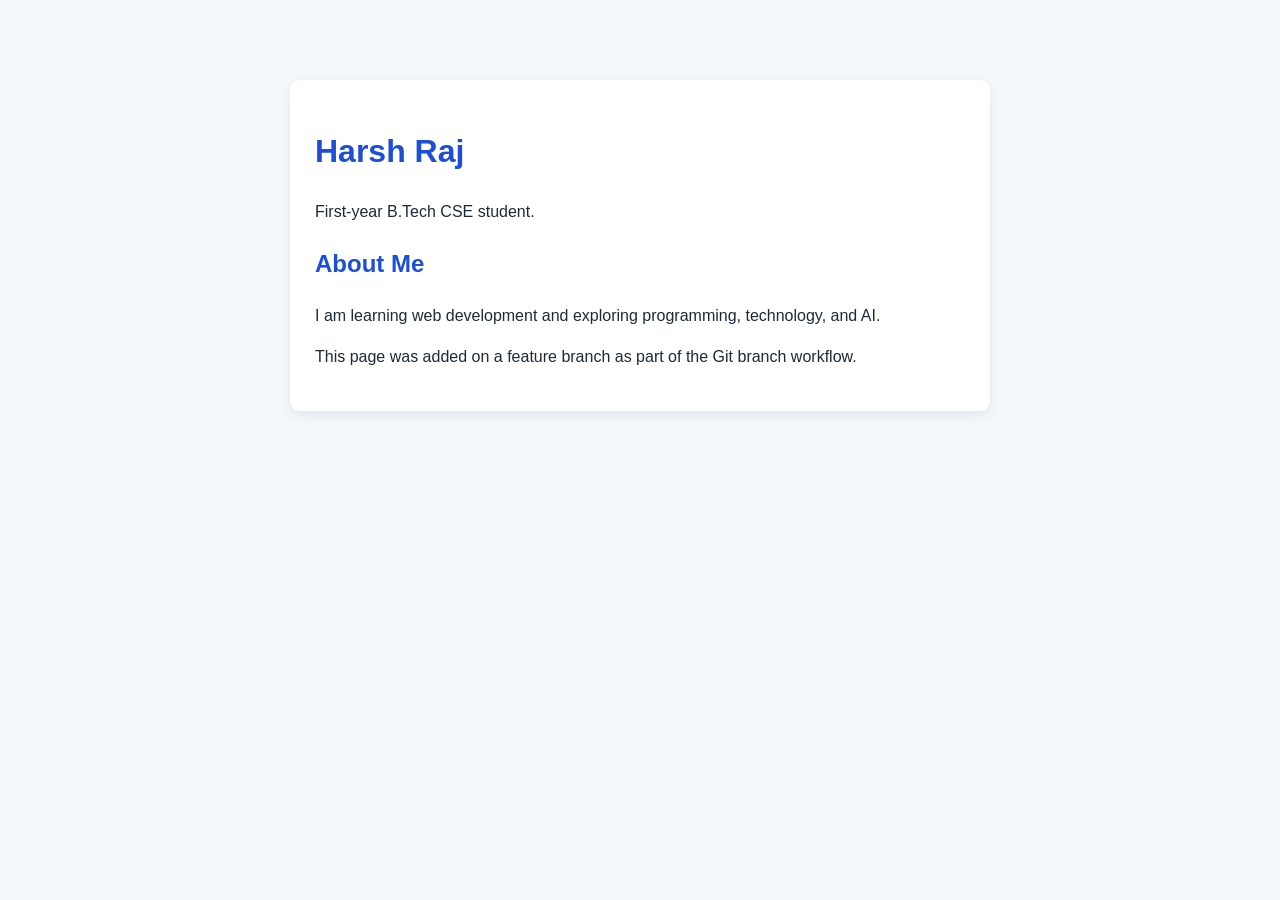
<file: feature-about.html>
<!DOCTYPE html>
<html lang="en">
<head>
  <meta charset="UTF-8">
  <meta name="viewport" content="width=device-width, initial-scale=1.0">
  <title>Harsh Raj | About</title>
  <style>
    body {
      font-family: Arial, sans-serif;
      max-width: 700px;
      margin: 60px auto;
      padding: 20px;
      line-height: 1.6;
      background: #f4f7fb;
      color: #1f2937;
    }
    .card {
      background: white;
      padding: 25px;
      border-radius: 10px;
      box-shadow: 0 4px 12px rgba(0,0,0,0.08);
    }
    h1, h2 { color: #1d4ed8; }
  </style>
</head>
<body>
  <div class="card">
    <h1>Harsh Raj</h1>
    <p>First-year B.Tech CSE student.</p>
    <h2>About Me</h2>
    <p>I am learning web development and exploring programming, technology, and AI.</p>
    <p>This page was added on a feature branch as part of the Git branch workflow.</p>
  </div>
</body>
</html>
</file>
<file: style.css>
:root {
  --bg: #f4f7fb;
  --surface: #ffffff;
  --surface-alt: #eef4ff;
  --primary: #2563eb;
  --primary-dark: #1d4ed8;
  --dark: #111827;
  --text: #1f2937;
  --muted: #6b7280;
  --border: rgba(17, 24, 39, 0.08);
  --shadow: 0 18px 42px rgba(17, 24, 39, 0.08);
}

* {
  box-sizing: border-box;
}

html {
  scroll-behavior: smooth;
}

body {
  margin: 0;
  font-family: "Inter", Arial, sans-serif;
  background: var(--bg);
  color: var(--text);
  line-height: 1.6;
}

img {
  max-width: 100%;
  display: block;
}

a {
  color: inherit;
  text-decoration: none;
}

.container {
  width: min(1100px, calc(100% - 32px));
  margin: 0 auto;
}

.site-header {
  position: sticky;
  top: 0;
  z-index: 10;
  background: rgba(17, 24, 39, 0.94);
  backdrop-filter: blur(12px);
  border-bottom: 1px solid rgba(255, 255, 255, 0.08);
}

.nav-bar {
  display: flex;
  justify-content: space-between;
  align-items: center;
  min-height: 72px;
  gap: 20px;
}

.brand {
  font-size: 1.15rem;
  font-weight: 800;
  color: #fff;
}

.nav {
  display: flex;
  align-items: center;
  gap: 26px;
  flex-wrap: wrap;
}

.nav a {
  color: rgba(255, 255, 255, 0.9);
  font-weight: 600;
  transition: color 0.2s ease;
}

.nav a:hover,
.nav a:focus-visible {
  color: #fff;
}

.hero {
  background: linear-gradient(135deg, #edf4ff 0%, #ffffff 100%);
  padding: 72px 0 40px;
}

.hero-grid {
  display: grid;
  grid-template-columns: 1.2fr 0.8fr;
  gap: 40px;
  align-items: center;
}

.eyebrow {
  margin: 0 0 10px;
  letter-spacing: 0.12em;
  text-transform: uppercase;
  font-size: 0.72rem;
  font-weight: 700;
  color: var(--primary);
}

.hero-copy h1 {
  margin: 0;
  font-size: clamp(2.5rem, 4vw, 4.25rem);
  line-height: 1.1;
  letter-spacing: -0.05em;
}

.intro {
  margin: 18px 0 30px;
  font-size: 1.08rem;
  color: var(--muted);
  max-width: 600px;
}

.hero-actions {
  display: flex;
  flex-wrap: wrap;
  gap: 16px;
}

.btn {
  display: inline-flex;
  align-items: center;
  justify-content: center;
  min-height: 48px;
  padding: 0 20px;
  border-radius: 999px;
  font-weight: 700;
  transition: transform 0.2s ease, box-shadow 0.2s ease;
}

.btn:hover,
.btn:focus-visible {
  transform: translateY(-1px);
}

.btn-primary {
  background: var(--primary);
  color: white;
  box-shadow: 0 10px 20px rgba(37, 99, 235, 0.25);
}

.btn-primary:hover,
.btn-primary:focus-visible {
  background: var(--primary-dark);
}

.btn-secondary {
  background: rgba(37, 99, 235, 0.08);
  color: var(--primary);
}

.hero-card {
  position: relative;
  min-height: 360px;
  border-radius: 26px;
  background: linear-gradient(135deg, #dbeafe 0%, #bfdbfe 30%, #1d4ed8 100%);
  box-shadow: var(--shadow);
  overflow: hidden;
}

.card-glow {
  position: absolute;
  inset: 26px 28px auto auto;
  width: 120px;
  height: 120px;
  border-radius: 50%;
  background: rgba(255, 255, 255, 0.2);
  filter: blur(12px);
}

.mini-panel {
  position: absolute;
  left: 24px;
  right: 24px;
  bottom: 24px;
  display: flex;
  flex-direction: column;
  gap: 8px;
  padding: 20px 18px;
  border-radius: 16px;
  background: rgba(17, 24, 39, 0.4);
  backdrop-filter: blur(8px);
  color: #fff;
}

.mini-panel span {
  font-size: 0.8rem;
  letter-spacing: 0.08em;
  text-transform: uppercase;
  opacity: 0.8;
}

.mini-panel strong {
  font-size: 1.5rem;
}

.section {
  padding: 88px 0;
}

.section-alt {
  background: rgba(255, 255, 255, 0.6);
}

.section-heading {
  margin-bottom: 30px;
}

.section-heading h2 {
  margin: 0;
  font-size: clamp(2rem, 3vw, 2.5rem);
}

.about-grid,
.project-grid {
  display: grid;
  gap: 22px;
}

.about-grid {
  grid-template-columns: repeat(3, minmax(0, 1fr));
}

.about-card,
.project-card {
  background: var(--surface);
  border: 1px solid var(--border);
  border-radius: 20px;
  box-shadow: var(--shadow);
}

.about-card {
  padding: 28px 22px;
}

.about-card h3 {
  margin-top: 0;
  margin-bottom: 12px;
  font-size: 1.2rem;
}

.about-card p {
  margin: 0;
  color: var(--muted);
}

.project-grid {
  grid-template-columns: repeat(3, minmax(0, 1fr));
}

.project-card {
  overflow: hidden;
  transition: transform 0.2s ease, box-shadow 0.2s ease;
}

.project-card:hover,
.project-card:focus-within {
  transform: translateY(-4px);
  box-shadow: 0 22px 42px rgba(17, 24, 39, 0.12);
}

.project-visual {
  height: 180px;
}

.visual-one {
  background: linear-gradient(135deg, #60a5fa, #1d4ed8);
}

.visual-two {
  background: linear-gradient(135deg, #86efac, #16a34a);
}

.visual-three {
  background: linear-gradient(135deg, #f9a8d4, #ec4899);
}

.visual-four {
  background: linear-gradient(135deg, #c4b5fd, #7c3aed);
}

.visual-five {
  background: linear-gradient(135deg, #93c5fd, #0ea5e9);
}

.visual-six {
  background: linear-gradient(135deg, #fcd34d, #f59e0b);
}

.project-copy {
  padding: 20px 18px 22px;
}

.project-copy h3 {
  margin: 0 0 8px;
  font-size: 1.2rem;
}

.project-copy p {
  margin: 0;
  color: var(--muted);
}

.contact-section {
  padding-top: 10px;
}

.contact-box {
  display: flex;
  justify-content: space-between;
  align-items: center;
  gap: 20px;
  padding: 26px 28px;
  border-radius: 24px;
  background: linear-gradient(135deg, #dbeafe, #eff6ff);
  border: 1px solid rgba(37, 99, 235, 0.12);
}

.contact-box h2 {
  margin: 0;
  font-size: clamp(1.8rem, 3vw, 2.5rem);
}

.site-footer {
  background: var(--dark);
  color: rgba(255, 255, 255, 0.8);
  padding: 18px 0;
}

.footer-inner {
  display: flex;
  justify-content: space-between;
  align-items: center;
  gap: 12px;
  flex-wrap: wrap;
}

.footer-inner p {
  margin: 0;
}

@media (max-width: 900px) {
  .hero-grid,
  .about-grid,
  .project-grid,
  .contact-box {
    grid-template-columns: 1fr;
  }

  .hero-grid {
    display: grid;
  }

  .about-grid,
  .project-grid {
    grid-template-columns: repeat(2, minmax(0, 1fr));
  }

  .contact-box {
    display: grid;
    text-align: center;
  }
}

@media (max-width: 620px) {
  .nav-bar,
  .nav,
  .footer-inner {
    justify-content: center;
    text-align: center;
  }

  .nav-bar {
    flex-direction: column;
    padding: 16px 0;
  }

  .about-grid,
  .project-grid {
    grid-template-columns: 1fr;
  }

  .hero {
    padding-top: 56px;
  }

  .hero-actions {
    flex-direction: column;
  }

  .btn {
    width: 100%;
  }
}
</file>
<file: Module 2: HTML & CSS foundations/P10: Advanced Flexbox header and footer/style.css>
* {
  box-sizing: border-box;
}

html {
  scroll-behavior: smooth;
}

body {
  margin: 0;
  font-family: Arial, sans-serif;
  background: #f3f4f6;
  color: #1f2937;
  line-height: 1.6;
}

a {
  text-decoration: none;
}

.container {
  max-width: 1000px;
  margin: 0 auto;
  padding: 0 20px;
}

.header {
  position: sticky;
  top: 0;
  z-index: 1;
  background: #111827;
  color: white;
}

.nav {
  display: flex;
  justify-content: space-between;
  align-items: center;
  min-height: 70px;
  gap: 20px;
}

.brand {
  color: white;
  font-size: 1.2rem;
  font-weight: bold;
}

.nav-links {
  display: flex;
  align-items: center;
  gap: 25px;
}

.nav-links a,
.footer-links a {
  color: white;
}

.btn {
  padding: 10px 18px;
  border-radius: 6px;
  background: #2563eb;
  color: white;
}

.hero {
  padding: 80px 0 40px;
}

.hero h1 {
  margin-bottom: 10px;
  font-size: 2.5rem;
}

.projects {
  padding: 20px 0 50px;
}

.project-list {
  display: flex;
  flex-wrap: wrap;
  gap: 20px;
}

.card {
  flex: 1 1 250px;
  padding: 20px;
  border-radius: 10px;
  background: white;
  box-shadow: 0 4px 10px rgba(0, 0, 0, 0.08);
}

.contact {
  padding: 20px 0 60px;
}

.footer {
  padding: 20px 0;
  background: #111827;
  color: white;
}

.footer-inner {
  display: flex;
  justify-content: space-between;
  align-items: center;
  flex-wrap: wrap;
  gap: 15px;
}

.footer-links {
  display: flex;
  flex-wrap: wrap;
  gap: 20px;
}

@media (max-width: 600px) {
  .nav,
  .footer-inner {
    flex-direction: column;
    align-items: flex-start;
    padding-top: 15px;
    padding-bottom: 15px;
  }

  .nav-links,
  .footer-links {
    flex-wrap: wrap;
    gap: 12px;
  }

  .btn {
    text-align: center;
  }
}
</file>
<file: Module 2: HTML & CSS foundations/P11: CSS Grid portfolio/style.css>
* {
  box-sizing: border-box;
}

html {
  scroll-behavior: smooth;
}

body {
  margin: 0;
  font-family: Arial, sans-serif;
  background: #f3f4f6;
  color: #1f2937;
  line-height: 1.6;
}

.header {
  padding: 15px;
  background: #111827;
}

.nav {
  max-width: 1000px;
  margin: 0 auto;
  display: flex;
  justify-content: center;
  flex-wrap: wrap;
  gap: 25px;
}

.nav a {
  color: white;
  text-decoration: none;
}

.container {
  max-width: 1000px;
  margin: 0 auto;
  padding: 20px;
}

.hero {
  margin-bottom: 30px;
  padding: 40px 20px;
  text-align: center;
  background: #dbeafe;
  border-radius: 10px;
}

.hero h1 {
  margin: 0;
  font-size: 2.5rem;
}

.about,
.projects,
.contact {
  margin-bottom: 30px;
}

.grid {
  display: grid;
  grid-template-columns: repeat(3, 1fr);
  gap: 20px;
}

.card {
  padding: 20px;
  background: white;
  border-radius: 10px;
  box-shadow: 0 4px 10px rgba(0, 0, 0, 0.08);
}

.card h3 {
  margin-top: 0;
  color: #1d4ed8;
}

.contact a {
  color: #1d4ed8;
}

.footer {
  padding: 15px;
  text-align: center;
  color: white;
  background: #111827;
}

.footer p {
  margin: 0;
}

@media (max-width: 700px) {
  .grid {
    grid-template-columns: repeat(2, 1fr);
  }
}

@media (max-width: 500px) {
  .grid {
    grid-template-columns: 1fr;
  }
}
</file>
<file: Module 2: HTML & CSS foundations/P12: CSS Grid landing page/style.css>
* {
  box-sizing: border-box;
}

html {
  scroll-behavior: smooth;
}

body {
  margin: 0;
  font-family: Arial, sans-serif;
  background: #f5f7fb;
  color: #1f2937;
  line-height: 1.6;
}

a {
  text-decoration: none;
}

.header {
  background: #111827;
  padding: 16px 20px;
}

.nav {
  max-width: 1100px;
  margin: 0 auto;
  display: flex;
  justify-content: center;
  flex-wrap: wrap;
  gap: 25px;
}

.nav a {
  color: white;
  font-weight: bold;
}

main {
  max-width: 1100px;
  margin: 0 auto;
  padding: 20px;
}

.hero {
  display: grid;
  grid-template-columns: 1.2fr 0.8fr;
  align-items: center;
  gap: 30px;
  padding: 50px 20px;
}

.tag {
  color: #2563eb;
  font-weight: bold;
  text-transform: uppercase;
  letter-spacing: 0.08em;
  font-size: 0.8rem;
}

.hero-text h1 {
  margin: 0;
  font-size: clamp(2.2rem, 4vw, 4rem);
}

.hero-text p {
  margin: 15px 0 25px;
}

.btn {
  display: inline-block;
  padding: 12px 22px;
  border-radius: 8px;
  background: #2563eb;
  color: white;
  transition: background 0.3s ease;
}

.btn:hover {
  background: #1d4ed8;
}

.hero-image {
  min-height: 300px;
  display: grid;
  place-items: center;
}

.profile-box {
  width: 100%;
  max-width: 320px;
  height: 320px;
  border-radius: 18px;
  background: linear-gradient(135deg, #60a5fa, #1d4ed8);
  display: grid;
  place-items: center;
  color: white;
  font-size: 2rem;
  box-shadow: 0 10px 20px rgba(0, 0, 0, 0.12);
}

.about,
.projects,
.contact {
  padding: 30px 0;
}

.grid {
  display: grid;
  grid-template-columns: repeat(3, 1fr);
  gap: 22px;
}

.card {
  overflow: hidden;
  border-radius: 12px;
  background: white;
  box-shadow: 0 6px 16px rgba(0, 0, 0, 0.08);
  transition: transform 0.3s ease, box-shadow 0.3s ease;
}

.card:hover {
  transform: translateY(-5px);
  box-shadow: 0 12px 20px rgba(0, 0, 0, 0.12);
}

.card-image {
  height: 180px;
}

.image-one {
  background: linear-gradient(135deg, #93c5fd, #2563eb);
}

.image-two {
  background: linear-gradient(135deg, #86efac, #16a34a);
}

.image-three {
  background: linear-gradient(135deg, #f9a8d4, #ec4899);
}

.card-content {
  padding: 18px;
}

.card-content h3 {
  margin-top: 0;
}

.contact a {
  color: #2563eb;
}

.footer {
  padding: 15px;
  text-align: center;
  color: white;
  background: #111827;
}

@media (max-width: 800px) {
  .hero {
    grid-template-columns: 1fr;
    text-align: center;
  }

  .grid {
    grid-template-columns: repeat(2, 1fr);
  }
}

@media (max-width: 500px) {
  .grid {
    grid-template-columns: 1fr;
  }
}

@media (prefers-reduced-motion: reduce) {
  html {
    scroll-behavior: auto;
  }

  *,
  *::before,
  *::after {
    transition-duration: 0.01ms !important;
  }
}
</file>
<file: Module 2: HTML & CSS foundations/P13: Contact and CTA section/style.css>
* {
  box-sizing: border-box;
}

html {
  scroll-behavior: smooth;
}

body {
  margin: 0;
  font-family: Arial, sans-serif;
  background: #f8fafc;
  color: #1f2937;
  line-height: 1.6;
}

a {
  color: #1d4ed8;
}

.header {
  padding: 16px 20px;
  background: #111827;
}

.nav {
  max-width: 1100px;
  margin: 0 auto;
  display: flex;
  justify-content: center;
  flex-wrap: wrap;
  gap: 28px;
}

.nav a {
  color: white;
  font-weight: bold;
  text-decoration: none;
}

.container {
  max-width: 1100px;
  margin: 0 auto;
  padding: 20px;
}

.hero {
  display: grid;
  grid-template-columns: 1.3fr 0.7fr;
  align-items: center;
  gap: 30px;
  padding: 60px 0 30px;
}

.tag {
  color: #2563eb;
  font-size: 0.8rem;
  font-weight: bold;
  letter-spacing: 0.08em;
  text-transform: uppercase;
}

.hero-text h1 {
  margin: 0;
  font-size: clamp(2.3rem, 4vw, 4rem);
  line-height: 1.15;
}

.hero-text > p:not(.tag) {
  margin: 18px 0 25px;
}

.btn {
  display: inline-block;
  padding: 12px 20px;
  border-radius: 8px;
  background: #2563eb;
  color: white;
  font-weight: bold;
  text-decoration: none;
}

.btn:hover,
.btn:focus-visible {
  background: #1d4ed8;
}

.stats {
  display: grid;
  grid-template-columns: 1fr;
  gap: 14px;
}

.stat {
  padding: 15px 20px;
  border-radius: 12px;
  background: white;
  text-align: center;
  box-shadow: 0 5px 15px rgba(0, 0, 0, 0.06);
}

.stat h2,
.stat p {
  margin: 0;
}

.stat h2 {
  color: #1d4ed8;
  font-size: 1.5rem;
}

.features {
  display: grid;
  grid-template-columns: repeat(3, 1fr);
  gap: 20px;
  padding: 30px 0;
}

.feature-card {
  padding: 25px;
  border-radius: 12px;
  background: white;
  box-shadow: 0 5px 16px rgba(0, 0, 0, 0.06);
}

.feature-card h2 {
  margin-top: 0;
  font-size: 1.2rem;
}

.contact {
  display: grid;
  grid-template-columns: 0.8fr 1.2fr;
  gap: 24px;
  margin: 30px 0 60px;
  padding: 30px;
  border-radius: 16px;
  background: #e0f2fe;
}

.contact-form {
  display: grid;
  gap: 10px;
}

.contact-form label {
  font-weight: bold;
}

.contact-form input,
.contact-form textarea {
  width: 100%;
  padding: 12px 14px;
  border: 1px solid #cbd5e1;
  border-radius: 8px;
  font: inherit;
}

.contact-form input:focus,
.contact-form textarea:focus {
  outline: 2px solid #2563eb;
  outline-offset: 2px;
}

.contact-form button {
  margin-top: 8px;
  padding: 13px 18px;
  border: 0;
  border-radius: 8px;
  background: #111827;
  color: white;
  font: inherit;
  font-weight: bold;
  cursor: pointer;
}

.contact-form button:hover,
.contact-form button:focus-visible {
  background: #374151;
}

.form-note {
  margin: 0;
  font-size: 0.85rem;
}

.footer {
  padding: 15px;
  background: #111827;
  color: white;
  text-align: center;
}

.footer p {
  margin: 0;
}

@media (max-width: 800px) {
  .hero,
  .contact {
    grid-template-columns: 1fr;
  }

  .stats {
    grid-template-columns: repeat(3, 1fr);
  }

  .features {
    grid-template-columns: 1fr;
  }
}

@media (max-width: 500px) {
  .stats {
    grid-template-columns: 1fr;
  }

  .contact {
    padding: 20px;
  }
}

@media (prefers-reduced-motion: reduce) {
  html {
    scroll-behavior: auto;
  }
}
</file>
<file: Module 2: HTML & CSS foundations/P7: Design tokens and typography system/style.css>
body {
  margin: 0;
  background: #f3f4f6;
  color: #1f2937;
  font-family: Arial, sans-serif;
  line-height: 1.6;
}

header {
  background: #111827;
  padding: 15px;
}

nav {
  display: flex;
  justify-content: center;
  gap: 20px;
}

nav a {
  color: white;
  text-decoration: none;
}

section {
  max-width: 700px;
  margin: 30px auto;
  padding: 20px;
  background: white;
}

h1, h2 {
  color: #1d4ed8;
  font-family: Georgia, serif;
}

h1 {
  font-size: 2rem;
}

p {
  font-size: 1rem;
}
</file>
<file: Module 2: HTML & CSS foundations/P8: Sticky navbar and card overlay/style.css>
* {
  box-sizing: border-box;
}

html {
  scroll-behavior: smooth;
}

body {
  margin: 0;
  font-family: Arial, sans-serif;
  line-height: 1.6;
  color: #222;
  background: #f4f4f4;
}

.header {
  position: sticky;
  top: 0;
  z-index: 1;
  padding: 15px;
  background: #222;
}

.nav {
  display: flex;
  justify-content: center;
  gap: 25px;
}

.nav a {
  color: white;
  text-decoration: none;
}

.hero {
  padding: 50px 20px;
  text-align: center;
  background: #dbeafe;
}

.section {
  max-width: 800px;
  margin: 30px auto;
  padding: 20px;
}

.cards {
  display: flex;
  flex-wrap: wrap;
  gap: 20px;
}

.card {
  position: relative;
  width: 280px;
  height: 180px;
  overflow: hidden;
  border-radius: 8px;
}

.card-image {
  width: 100%;
  height: 100%;
}

.image-one {
  background: #60a5fa;
}

.image-two {
  background: #34d399;
}

.overlay {
  position: absolute;
  right: 0;
  bottom: 0;
  left: 0;
  padding: 12px;
  color: white;
  background: rgba(0, 0, 0, 0.7);
}

.overlay h3,
.overlay p {
  margin: 0;
}

.footer {
  padding: 15px;
  text-align: center;
  background: #222;
  color: white;
}

@media (max-width: 600px) {
  .section {
    padding: 20px;
  }

  .card {
    width: 100%;
  }
}
</file>
<file: Module 2: HTML & CSS foundations/P9: Responsive navbar and card grid/style.css>
* {
  box-sizing: border-box;
}

html {
  scroll-behavior: smooth;
}

body {
  margin: 0;
  font-family: Arial, sans-serif;
  line-height: 1.6;
  color: #222;
  background: #f4f4f4;
}

.header {
  background: #222;
  padding: 15px 20px;
}

.nav {
  max-width: 900px;
  margin: auto;
  display: flex;
  justify-content: space-between;
  align-items: center;
  gap: 20px;
}

.logo,
.nav-links a {
  color: white;
  text-decoration: none;
}

.logo {
  font-weight: bold;
}

.nav-links {
  display: flex;
  gap: 20px;
}

.hero {
  padding: 50px 20px;
  text-align: center;
  background: #dbeafe;
}

.section {
  max-width: 900px;
  margin: 30px auto;
  padding: 20px;
}

.skill-list,
.project-list {
  display: flex;
  flex-wrap: wrap;
  gap: 15px;
}

.skill-list span,
.card {
  padding: 18px;
  background: white;
  border-radius: 8px;
}

.card {
  flex: 1 1 220px;
}

.card h3 {
  margin-top: 0;
}

.footer {
  padding: 15px;
  text-align: center;
  color: white;
  background: #222;
}

@media (max-width: 500px) {
  .nav {
    align-items: flex-start;
    flex-direction: column;
  }

  .nav-links {
    flex-wrap: wrap;
    gap: 12px;
  }
}
</file>
